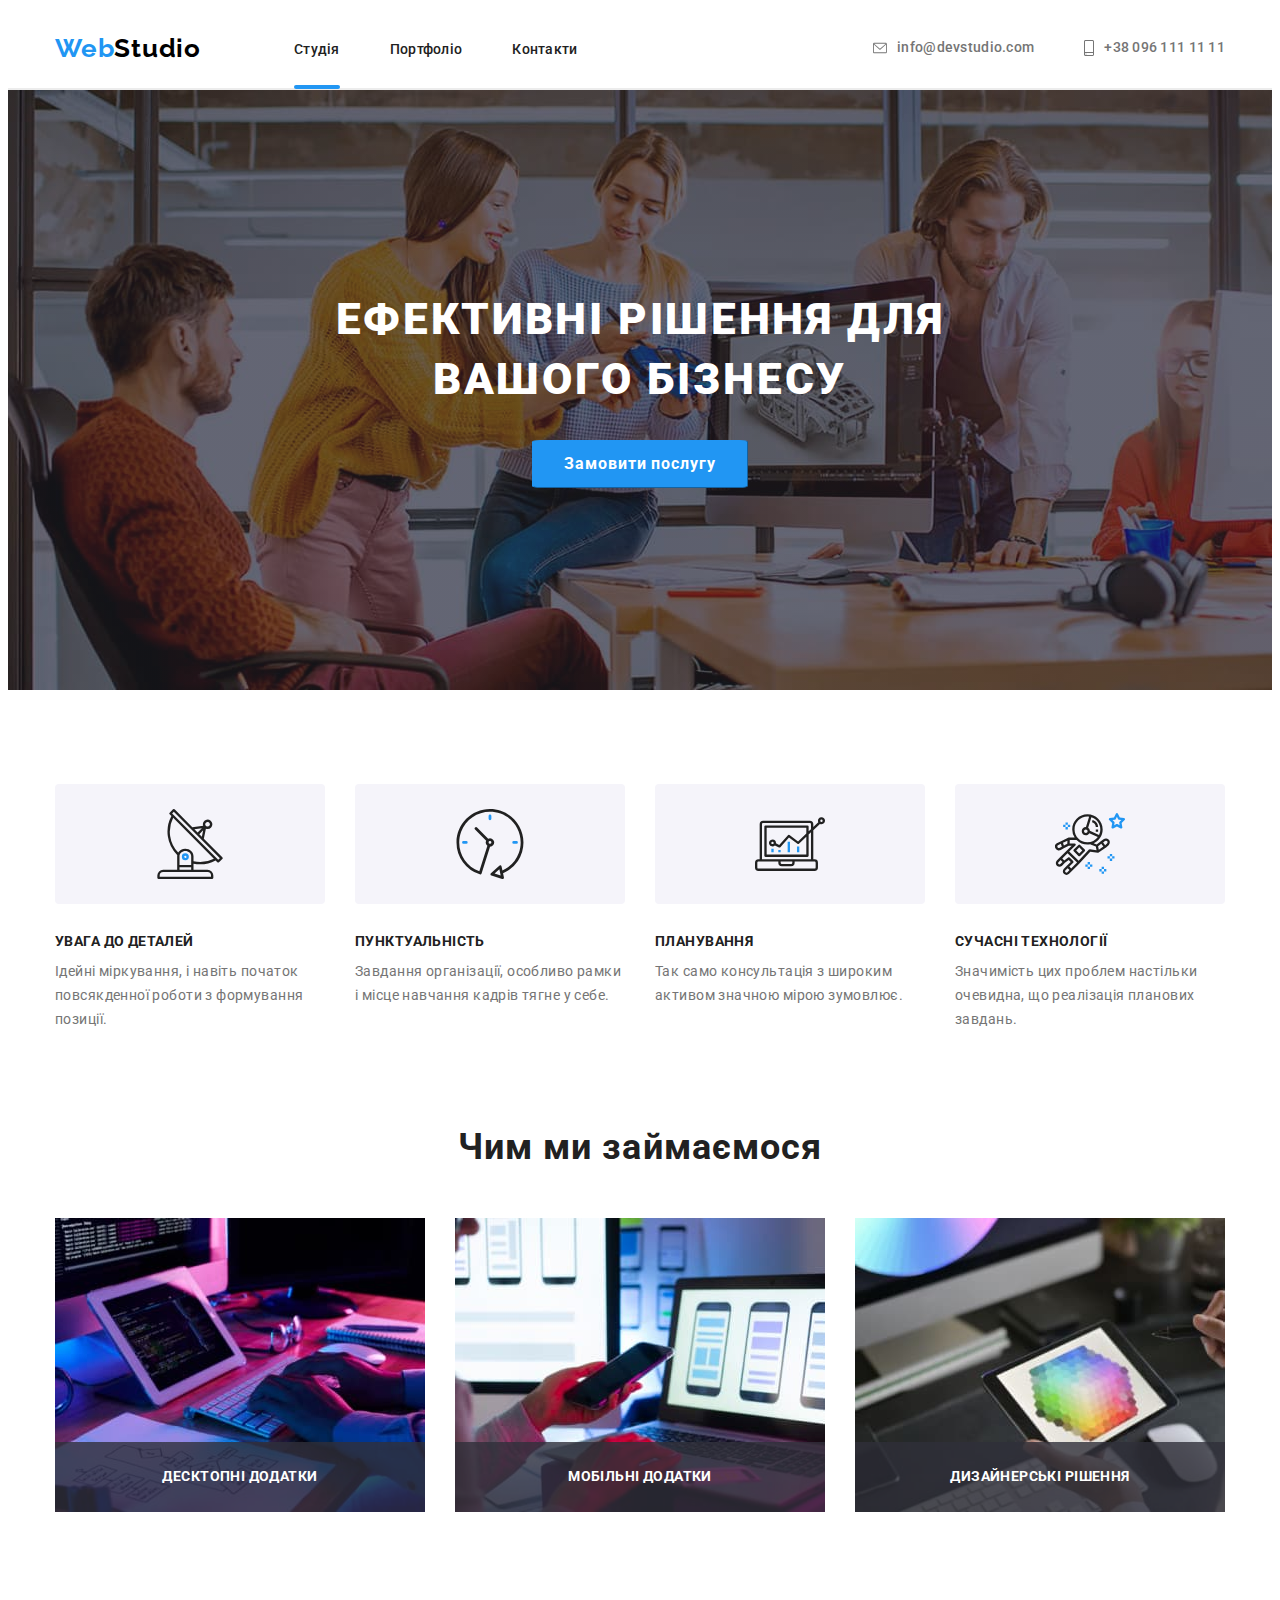
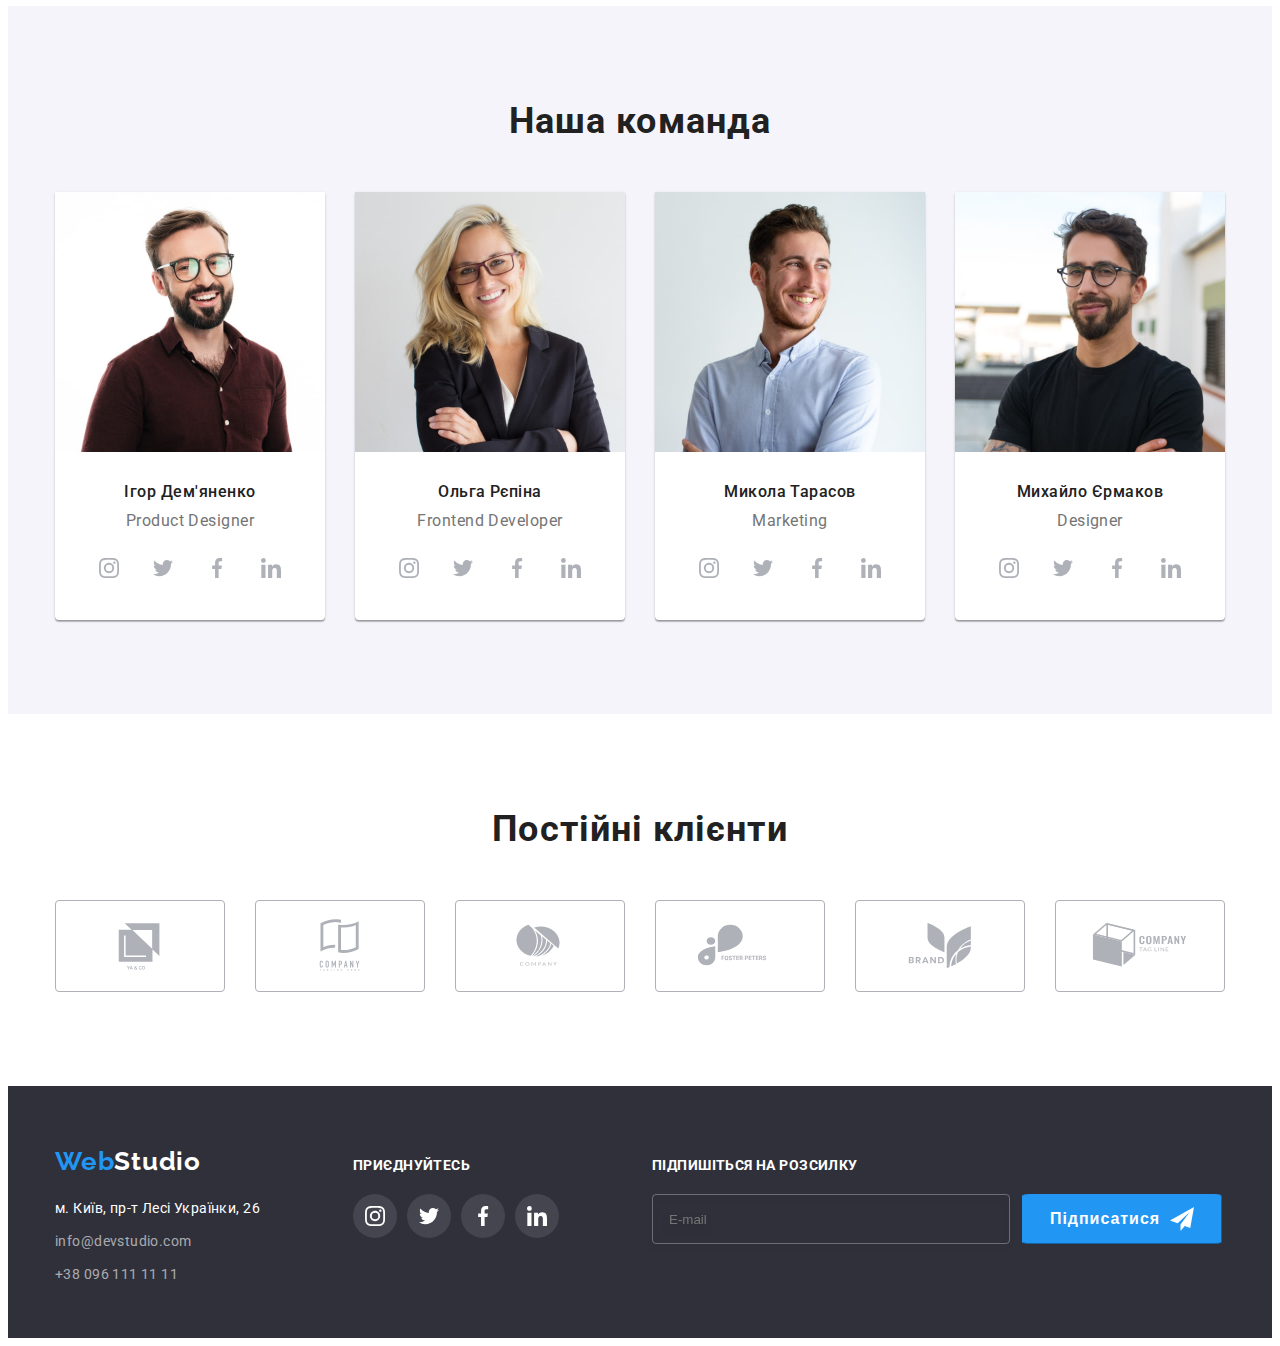
<file: index.html>
<!DOCTYPE html>
<html lang="uk">
<head>
	<meta charset="UTF-8">
	<meta http-equiv="X-UA-Compatible" content="IE=edge">
	<meta name="viewport" content="width=device-width, initial-scale=1.0">
	<link rel="preconnect" href="https://fonts.googleapis.com">
	<link rel="preconnect" href="https://fonts.gstatic.com" crossorigin>
	<link href="https://fonts.googleapis.com/css2?family=Raleway:wght@700&family=Roboto:wght@400;500;700;900&display=swap" rel="stylesheet">
	<link rel="stylesheet" href="https://cdnjs.cloudflare.com/ajax/libs/modern-normalize/1.1.0/modern-normalize.min.css" integrity="sha512-wpPYUAdjBVSE4KJnH1VR1HeZfpl1ub8YT/NKx4PuQ5NmX2tKuGu6U/JRp5y+Y8XG2tV+wKQpNHVUX03MfMFn9Q==" crossorigin="anonymous" referrerpolicy="no-referrer">
	<title>Студія</title>
	<!-- <link rel="stylesheet" href="./css/styles.css"> -->
	<link rel="stylesheet" href="./css/main.min.css">
	
</head>
<body>
	<header class="header">
		<div class="header__container container">
			<nav class="header__navigation">
				<a class="header__logo link" href="./index.html"> <span class="header__logo-span logo-span">Web</span>Studio</a>
				<ul class="header__list list">
					<li>
						<a class="header__link link header__current-page" href="./index.html">Студія</a>
					</li>
					<li>
						<a class="header__link link" href="./portfolio.html">Портфоліо</a>   
					</li>
					<li>
						<a class="header__link link" href="">Контакти</a>    
					</li>
				</ul>
			</nav>
			<ul class="header__contact-list list">
				<li class="header__contact-icons">
					<a class="header__link-email link" href="mailto:info@devstudio.com">info@devstudio.com
						<svg class="icon-envelope" width="14" height="12">
							<use href="./images/symbol-defs.svg#icon-envelope">
							</use>
						</svg>
					</a>
				</li>
				<li class="header__contact-icons">
					<a class="header__link-tel link" href="tel:+380961111111">+38 096 111 11 11
						<svg class="icon-smartphone" width="10" height="16">
							<use href="./images/symbol-defs.svg#icon-smartphone">
							</use>
						</svg>
					</a>
				</li>
			</ul>
		</div>
	</header>
	<main>
		<section class="hero">
			<div class="hero__container container">
				<h1 class="hero__title">Ефективні рішення для вашого бізнесу</h1>
				<button class="hero__btn" type="button" data-modal-open>Замовити послугу</button>
			</div>
		</section>
		<section class="about">
			<div class="about__container container">  
				<h2 class="hide">Про нас</h2>
				<ul class="about__list list">
					<li class="about__item">
						<div class="about__icon">
							<svg class="icon-antenna" width="70" height="70">
								<use href="./images/symbol-defs.svg#icon-antenna">
								</use>
							</svg>
						</div>
						<h3 class="about__title">УВАГА ДО ДЕТАЛЕЙ</h3>
						<p class="about__text">Ідейні міркування, і навіть початок повсякденної роботи з формування позиції.</p>
					</li>
					<li class="about__item">
						<div class="about__icon">
							<svg class="icon-clock" width="70" height="70">
								<use href="./images/symbol-defs.svg#icon-clock">
								</use>
							</svg>
						</div>
						<h3 class="about__title">ПУНКТУАЛЬНІСТЬ</h3>
						<p class="about__text">Завдання організації, особливо рамки і місце навчання кадрів тягне у себе.</p>
					</li>
					<li class="about__item">
						<div class="about__icon">
							<svg class="icon-diagram" width="70" height="70">
								<use href="./images/symbol-defs.svg#icon-diagram">
								</use>
							</svg>
						</div>
						<h3 class="about__title">ПЛАНУВАННЯ</h3>
						<p class="about__text">Так само консультація з широким активом значною мірою зумовлює.</p>
					</li>
					<li class="about__item">
						<div class="about__icon">
							<svg class="icon-astronaut" width="70" height="70">
								<use href="./images/symbol-defs.svg#icon-astronaut">
								</use>
							</svg>
						</div>
						<h3 class="about__title">СУЧАСНІ ТЕХНОЛОГІЇ</h3>
						<p class="about__text">Значимість цих проблем настільки очевидна, що реалізація планових завдань.</p>
					</li>
				</ul>
			</div>
		</section>
		<section class="activity">
			<div class="activity__container container">  
				<h2 class="activity__title">Чим ми займаємося</h2>
				<ul class="activity__list list">
					<li class="activity__item">
						<a class="activity__link link" href=""> <img src="./images/box1.jpg" alt="Приклад 1" width="370" height="294"></a>
						<p class="activity__text">Десктопні додатки</p>
					</li>
					<li class="activity__item">
						<a class="activity__link link" href=""> <img src="./images/box2.jpg" alt="Приклад 2" width="370" height="294"></a>
						<p class="activity__text">Мобільні додатки</p>
					</li>
					<li class="activity__item">
						<a class="activity__link link" href=""> <img src="./images/box3.jpg" alt="Приклад 3" width="370" height="294"></a>
						<p class="activity__text">Дизайнерські рішення</p>
					</li>
				</ul>
			</div>
		</section>
		<section class="team">
			<div class="team__container container">
				<h2 class="team__title">Наша команда</h2>
				<ul class="team__list list">
					<li class="team__addlist">
						<div class="team__item">
							<img class="team__photo" src="./images/img1.jpg" alt="Ігор Дем'яненко" width="270" height="260">
							<h3 class="team__names">Ігор Дем'яненко</h3> 
							<p class="team__position" lang="en">Product Designer</p>
							<ul class="team__soc-list">
								<li class="team__soc-item">
									<a class="team__soc-link" href="">
									<svg class="icon-insta" width="20" height="20">
										<use href="./images/symbol-defs.svg#icon-insta">
										</use>
									</svg>
									</a>
								</li>
								<li class="team__soc-item">
									<a class="team__soc-link" href="">
									<svg class="icon-twitter" width="20" height="20">
										<use href="./images/symbol-defs.svg#icon-twitter">
										</use>
									</svg>
									</a>
								</li>
								<li class="team__soc-item">
									<a class="team__soc-link" href="">
									<svg class="icon-facebook" width="20" height="20">
										<use href="./images/symbol-defs.svg#icon-facebook">
										</use>
									</svg>
									</a>
								</li>
								<li class="team__soc-item">
									<a class="team__soc-link" href="">
									<svg class="icon-linkedin" width="20" height="20">
										<use href="./images/symbol-defs.svg#icon-linkedin">
										</use>
									</svg>
									</a>
								</li>
							</ul>
						</div>
					</li>
					<li class="team__addlist">
						<div class="team__item">
							<img class="team__photo" src="./images/img2.jpg" alt="Ольга Рєпіна" width="270" height="260">
							<h3 class="team__names">Ольга Рєпіна</h3>
							<p class="team__position" lang="en">Frontend Developer</p>
							<ul class="team__soc-list">
								<li class="team__soc-item">
									<a class="team__soc-link" href="">
									<svg class="icon-insta" width="20" height="20">
										<use href="./images/symbol-defs.svg#icon-insta">
										</use>
									</svg>
									</a>
								</li>
								<li class="team__soc-item">
									<a class="team__soc-link" href="">
									<svg class="icon-twitter" width="20" height="20">
										<use href="./images/symbol-defs.svg#icon-twitter">
										</use>
									</svg>
									</a>
								</li>
								<li class="team__soc-item">
									<a class="team__soc-link" href="">
									<svg class="icon-facebook" width="20" height="20">
										<use href="./images/symbol-defs.svg#icon-facebook">
										</use>
									</svg>
									</a>
								</li>
								<li class="team__soc-item">
									<a class="team__soc-link" href="">
									<svg class="icon-linkedin" width="20" height="20">
										<use href="./images/symbol-defs.svg#icon-linkedin">
										</use>
									</svg>
									</a>
								</li>
							</ul>
						</div>
					</li>
					<li class="team__addlist">
						<div class="team__item">
							<img class="team__photo" src="./images/img3.jpg" alt="Микола Тарасов" width="270" height="260">
							<h3 class="team__names">Микола Тарасов</h3>
							<p class="team__position" lang="en">Marketing</p>
							<ul class="team__soc-list">
								<li class="team__soc-item">
									<a class="team__soc-link" href="">
									<svg class="icon-insta" width="20" height="20">
										<use href="./images/symbol-defs.svg#icon-insta">
										</use>
									</svg>
									</a>
								</li>
								<li class="team__soc-item">
									<a class="team__soc-link" href="">
									<svg class="icon-twitter" width="20" height="20">
										<use href="./images/symbol-defs.svg#icon-twitter">
										</use>
									</svg>
									</a>
								</li>
								<li class="team__soc-item">
									<a class="team__soc-link" href="">
									<svg class="icon-facebook" width="20" height="20">
										<use href="./images/symbol-defs.svg#icon-facebook">
										</use>
									</svg>
									</a>
								</li>
								<li class="team__soc-item">
									<a class="team__soc-link" href="">
									<svg class="icon-linkedin" width="20" height="20">
										<use href="./images/symbol-defs.svg#icon-linkedin">
										</use>
									</svg>
									</a>
								</li>
							</ul>
						</div>
					</li>
					<li class="team__addlist">
						<div class="team__item">
							<img class="team__photo" src="./images/img4.jpg" alt="Михайло Єрмаков" width="270">
							<h3 class="team__names">Михайло Єрмаков</h3>
							<p class="team__position" lang="en">Designer</p>
							<ul class="team__soc-list">
								<li class="team__soc-item">
									<a class="team__soc-link" href="">
									<svg class="icon-insta" width="20" height="20">
										<use href="./images/symbol-defs.svg#icon-insta">
										</use>
									</svg>
									</a>
								</li>
								<li class="team__soc-item">
									<a class="team__soc-link" href="">
									<svg class="icon-twitter" width="20" height="20">
										<use href="./images/symbol-defs.svg#icon-twitter">
										</use>
									</svg>
									</a>
								</li>
								<li class="team__soc-item">
									<a class="team__soc-link" href="">
									<svg class="icon-facebook" width="20" height="20">
										<use href="./images/symbol-defs.svg#icon-facebook">
										</use>
									</svg>
									</a>
								</li>
								<li class="team__soc-item">
									<a class="team__soc-link" href="">
									<svg class="icon-linkedin" width="20" height="20">
										<use href="./images/symbol-defs.svg#icon-linkedin">
										</use>
									</svg>
									</a>
								</li>
							</ul>
						</div>
					</li>
				</ul>
			</div>
		</section>
		<section class="clients">
			<div class="clients__container container">
				<h2 class="clients__about">Постійні клієнти</h2>
				<ul class="clients__names list">
					<li class="clients__item">
						<a class="clients__link link" href="">
							<svg class="icon-group1" width="106" height="60">
								<use href="./images/symbol-defs.svg#icon-group1">
								</use>
							</svg>                            
						</a>
					</li>
					<li class="clients__item">
						<a class="clients__link link" href="">
							<svg class="icon-group2" width="106" height="60">
								<use href="./images/symbol-defs.svg#icon-group2">
								</use>
							</svg> 
						</a>
					</li>
					<li class="clients__item">
						<a class="clients__link link" href="">
							<svg class="icon-group3" width="106" height="60">
								<use href="./images/symbol-defs.svg#icon-group3">
								</use>
							</svg> 
						</a>
					</li>
					<li class="clients__item">
						<a class="clients__link link" href="">
							<svg class="icon-group4" width="106" height="60">
								<use href="./images/symbol-defs.svg#icon-group4">
								</use>
							</svg> 
						</a>
					</li>
					<li class="clients__item">
						<a class="clients__link link" href="">
							<svg class="icon-group5" width="106" height="60">
								<use href="./images/symbol-defs.svg#icon-group5">
								</use>
							</svg> 
						</a>
					</li>
					<li class="clients__item">
						<a class="clients__link link" href="">
							<svg class="icon-group6" width="106" height="60">
								<use href="./images/symbol-defs.svg#icon-group6">
								</use>
							</svg> 
						</a>
					</li>
				</ul>                
			</div>
		</section>
	</main>
	<footer class="footer">
		<div class="footer__container container">
			<div class="footer__contact">
				<a class="footer__logo link" href="/"><span class="footer__logo-span">Web</span>Studio</a>
				<address>
					<ul class="footer__contact-list">
						<li class="footer__item"><a class="footer__address-link link" href="https://goo.gl/maps/ib1wASLYvNoybxje7" target="_blank" rel="noreferrer noopener">м. Київ, пр-т Лесі Українки, 26</a></li> 
						<li class="footer__item"><a class="footer__contact-link link" href="mailto:info@devstudio.com">info@devstudio.com</a></li>
						<li class="footer__item"><a class="footer__contact-link link" href="tel:+380961111111">+38 096 111 11 11</a></li> 
					</ul>
				</address>
			</div>
			<div class="join">
				<p class="join__title">приєднуйтесь</p>
				<ul class="join__list list">
					<li class="join__item">
						<a class="join__link link" href="">
							<svg class="icon-insta-footer" width="20" height="20">
								<use href="./images/symbol-defs.svg#icon-insta">
								</use>
							</svg> 
						</a>
					</li>
					<li class="join__item">
						<a class="join__link link" href="">
							<svg class="icon-twitter-footer" width="20" height="20">
								<use href="./images/symbol-defs.svg#icon-twitter">
								</use>
							</svg>
						</a>
					</li>
					<li class="join__item">
						<a class="join__link link" href="">
							<svg class="icon-facebook-footer" width="20" height="20">
								<use href="./images/symbol-defs.svg#icon-facebook">
								</use>
							</svg>                            
						</a>
					</li>
					<li class="join__item">
						<a class="join__link link" href="">
							<svg class="icon-linkedin-footer" width="20" height="20">
								<use href="./images/symbol-defs.svg#icon-linkedin">
								</use>
							</svg>                            
						</a>
					</li>
				</ul>
			</div>
			<div class="subscription">
				<p class="subscription__title">Підпишіться на розсилку</p>
				<form class="subscription__form" name="subscription-form" autocomplete="on">
					<label for="subscription-email">
						<input class="subscription__input" type="email" name="email" placeholder="E-mail" id="subscription-email"/>
					</label>
					<button class="subscription__btn" type="submit">Підписатися
						<svg class="icon-send" width="24" height="24">
							<use href="./images/symbol-defs.svg#icon-send">
							</use>
						</svg> 
					</button>
				</form>
			</div>
		</div>
	</footer>
	<div class="backdrop is-hidden" data-modal>
		<div class="modal">
			<button type="button" class="modal-close" data-modal-close>
				<svg class="icon-modal" width="18" height="18">
					<use href="./images/symbol-defs.svg#icon-close-black">
					</use>
				</svg>
			</button>
			<p class="callback-title">Залиште свої дані, ми вам передзвонимо</p>
			<form class="callback" name="callback" autocomplete="on">
				<label for="username" class="form-label">
					<span class="input-span">Ім'я</span>
					<input class="input-field" type="text" name="username" id="username"/>
					<svg class="icon-user modal-icon" width="18" height="18">
						<use href="./images/symbol-defs.svg#icon-user">
						</use>
					</svg>
				</label>
				<label for="tel" class="form-label"> 
					<span class="input-span">Телефон</span>
					<input class="input-field" type="tel" name="tel" id="tel"/>
					<svg class="icon-phone modal-icon" width="18" height="18">
						<use href="./images/symbol-defs.svg#icon-phone">
						</use>
					</svg>
				</label>
				<label for="email" class="form-label"> 
					<span class="input-span">Пошта</span>
					<input class="input-field" type="email" name="email" id="email"/>
					<svg class="icon-letter modal-icon" width="18" height="18">
						<use href="./images/symbol-defs.svg#icon-letter">
						</use>
					</svg>
				</label>
				<label for="feedback" class="form-label">
					<span class="textarea-span">Коментар</span>
					<textarea class="textarea-field" name="feedback" placeholder="Введіть текст" id="feedback"></textarea>
				</label>
			</form>
			<div class="modal-field">
				<input type="checkbox" name="policy" class="modal-check hide" id="policy"/>
				<label for="policy" class="check-text">
					<span>
						<svg class="check-icon" width="16" height="15">
							<use href="./images/symbol-defs.svg#icon-check"></use>
						</svg>
					</span>
					Погоджуюся з розсилкою та приймаю<a class="agreement link" href="">Умови договору</a>
				</label>
			</div>
			<button class="callback-btn" type="submit">Відправити
			</button>

		</div>
	</div>
	<script src="./js/modal.js"></script>
</body>
</html>
</file>
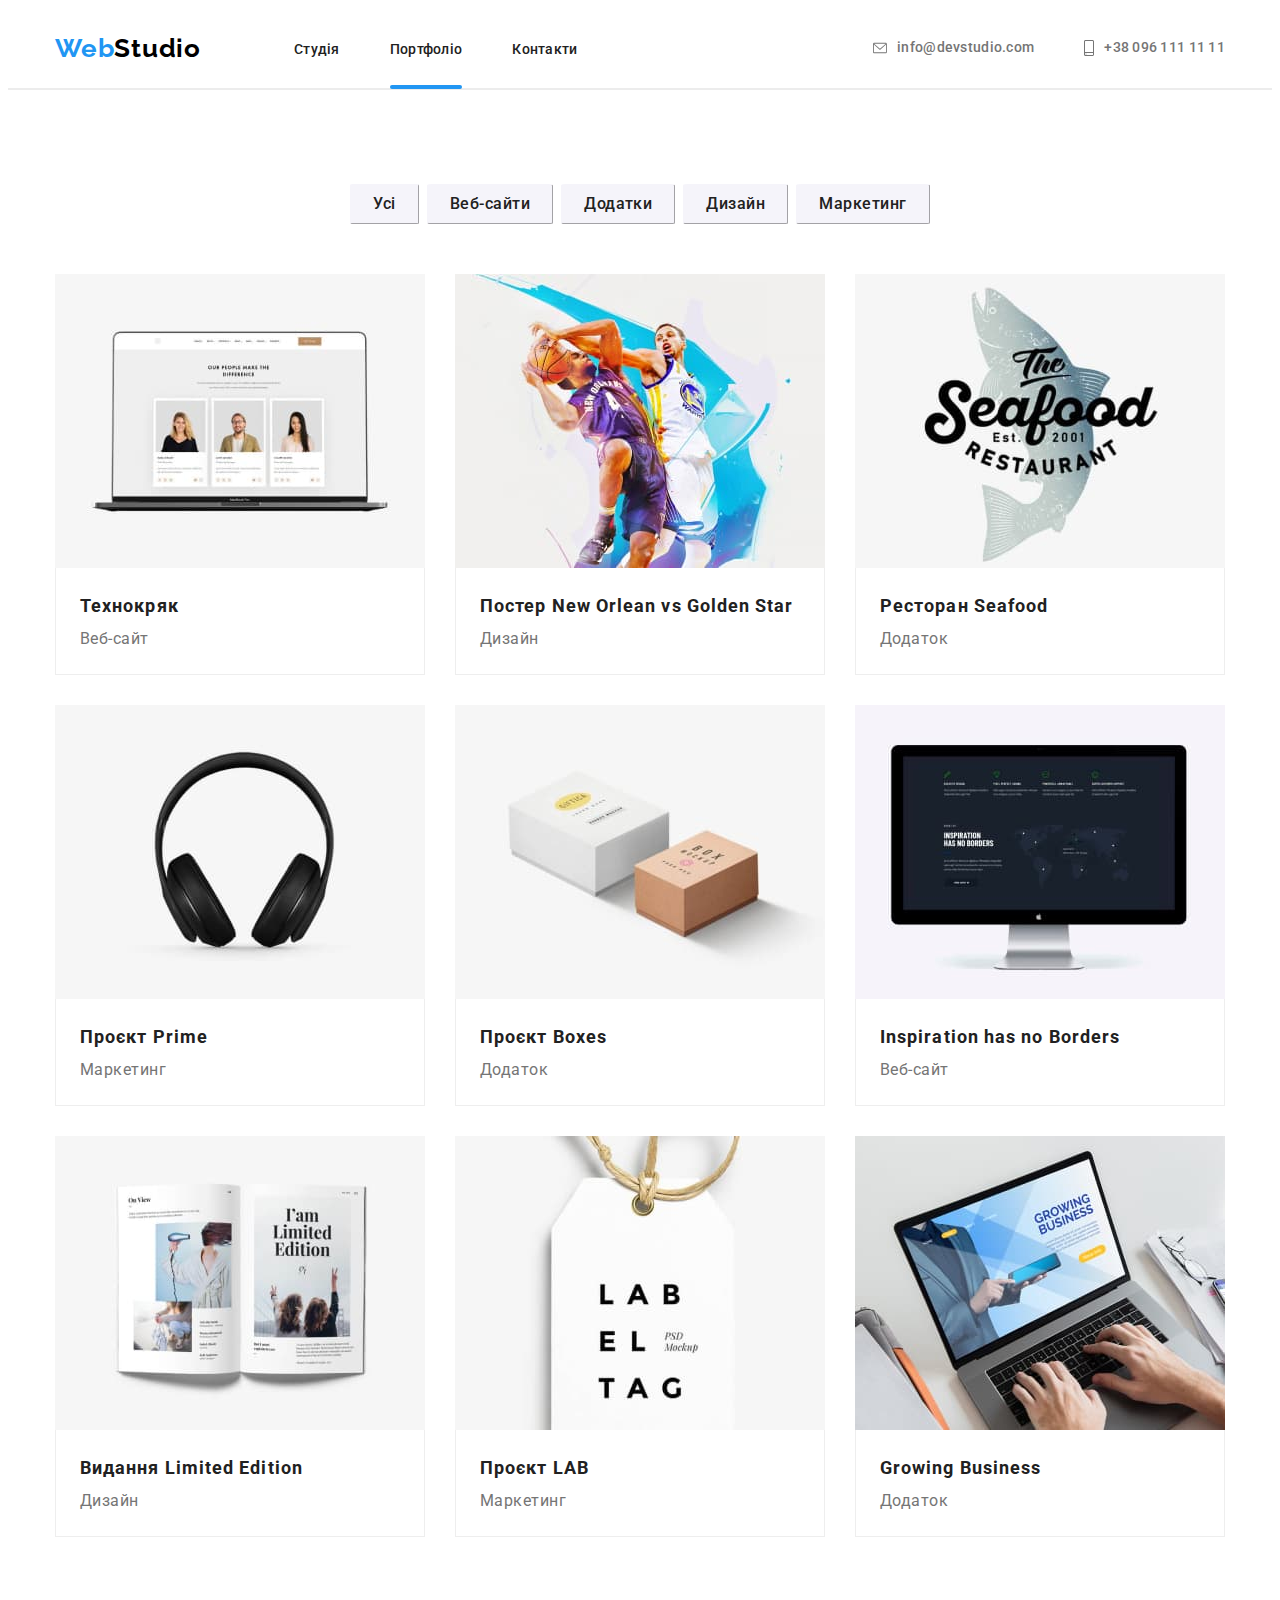
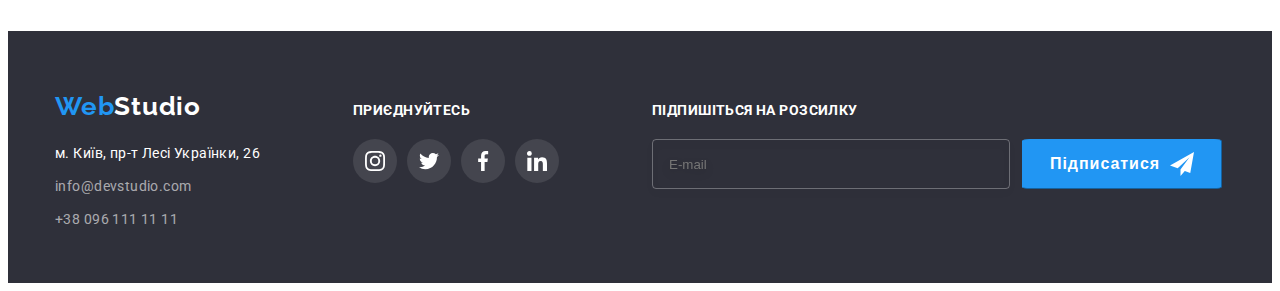
<file: portfolio.html>
<!DOCTYPE html>
<html lang="uk">
<head>
    <meta charset="UTF-8">
    <meta http-equiv="X-UA-Compatible" content="IE=edge">
    <meta name="viewport" content="width=device-width, initial-scale=1.0">
    <link rel="preconnect" href="https://fonts.googleapis.com">
    <link rel="preconnect" href="https://fonts.gstatic.com" crossorigin>
    <link href="https://fonts.googleapis.com/css2?family=Raleway:wght@700&family=Roboto:wght@400;500;700;900&display=swap" rel="stylesheet">
    <link rel="stylesheet" href="https://cdnjs.cloudflare.com/ajax/libs/modern-normalize/1.1.0/modern-normalize.min.css" integrity="sha512-wpPYUAdjBVSE4KJnH1VR1HeZfpl1ub8YT/NKx4PuQ5NmX2tKuGu6U/JRp5y+Y8XG2tV+wKQpNHVUX03MfMFn9Q==" crossorigin="anonymous" referrerpolicy="no-referrer">
    <title>Портфоліо</title>
    <!-- <link rel="stylesheet" href="./css/styles.css"> -->
	<link rel="stylesheet" href="./css/main.min.css">    
    

</head>
<body>
	<header class="header">
		<div class="header__container container">
			<nav class="header__navigation">
				<a class="header__logo link" href="./index.html"> <span class="header__logo-span logo-span">Web</span>Studio</a>
				<ul class="header__list list">
					<li>
						<a class="header__link link" href="./index.html">Студія</a>
					</li>
					<li>
						<a class="header__link link header__current-page" href="./portfolio.html">Портфоліо</a>   
					</li>
					<li>
						<a class="header__link link" href="">Контакти</a>    
					</li>
				</ul>
			</nav>
			<ul class="header__contact-list list">
				<li class="header__contact-icons">
					<a class="header__link-email link" href="mailto:info@devstudio.com">info@devstudio.com
						<svg class="icon-envelope" width="14" height="12">
							<use href="./images/symbol-defs.svg#icon-envelope">
							</use>
						</svg>
					</a>
				</li>
				<li class="header__contact-icons">
					<a class="header__link-tel link" href="tel:+380961111111">+38 096 111 11 11
						<svg class="icon-smartphone" width="10" height="16">
							<use href="./images/symbol-defs.svg#icon-smartphone">
							</use>
						</svg>
					</a>
				</li>
			</ul>
		</div>
	</header>
    <main>
        <section class="portfolio">
            <div class="portfolio__container container">
                <h1 class="hide">Наше портфоліо</h1>
                    <div class=portfolio__selection>
                        <ul  class="portfolio__list list">
                            <li>
                                <button class="portfolio__btn" type="button">Усі</button>
                            </li>
                            <li>
                                <button class="portfolio__btn" type="button">Веб-сайти</button>
                            </li>
                            <li>
                                <button class="portfolio__btn" type="button">Додатки</button>
                            </li>
                            <li>
                                <button class="portfolio__btn" type="button">Дизайн</button>
                            </li>
                            <li>
                                <button class="portfolio__btn" type="button">Маркетинг</button>
                            </li>
                        </ul>
                    </div>
                <ul class="portfolio__images list">
                    <li class="portfolio__addlist">
                        <div class="portfolio__overlay">
                            <a class="portfolio__link" href=""><img src="./images/portfolio1.jpg" alt="Технокряк" width="370" height="294"></a>
                            <p class="portfolio__addtext">Ресурс пропонує комплексні пропозиції з різним рівнем функціоналу та сервісів. Все це дозволить відвідувачу отримати вичерпні відомості про компанію чи приватну особу.</p>
                        </div>
                        <div class="portfolio__border">
                            <h2 class="portfolio__title">Технокряк</h2> 
                            <p class="portfolio__text">Веб-сайт</p>
                        </div>
                    </li>
                    <li class="portfolio__addlist">
                        <div class="portfolio__overlay">
                            <a class="portfolio__link" href=""><img src="./images/portfolio2.jpg" alt="Постер New Orlean vs Golden Star" width="370" height="294"></a>
                            <p class="portfolio__addtext">Ресурс пропонує комплексні пропозиції з різним рівнем функціоналу та сервісів. Все це дозволить відвідувачу отримати вичерпні відомості про компанію чи приватну особу.</p>
                        </div>
                        <div class="portfolio__border">
                            <h2 class="portfolio__title">Постер New Orlean vs Golden Star</h2> 
                            <p class="portfolio__text">Дизайн</p>
                        </div>
                    </li>
                    <li class="portfolio__addlist">
                        <div class="portfolio__overlay">
                            <a class="portfolio__link" href=""><img src="./images/portfolio3.jpg" alt="Ресторан Seafood" width="370" height="294"></a>
                            <p class="portfolio__addtext">Ресурс пропонує комплексні пропозиції з різним рівнем функціоналу та сервісів. Все це дозволить відвідувачу отримати вичерпні відомості про компанію чи приватну особу.</p>
                        </div>
                            <div class="portfolio__border">
                            <h2 class="portfolio__title">Ресторан Seafood</h2> 
                            <p class="portfolio__text">Додаток</p>
                        </div>
                    </li>
                    <li class="portfolio__addlist">
                        <div class="portfolio__overlay">
                            <a class="portfolio__link" href=""><img src="./images/portfolio4.jpg" alt="Проєкт Prime" width="370" height="294"></a>
                            <p class="portfolio__addtext">Ресурс пропонує комплексні пропозиції з різним рівнем функціоналу та сервісів. Все це дозволить відвідувачу отримати вичерпні відомості про компанію чи приватну особу.</p>
                        </div>
                            <div class="portfolio__border">
                            <h2 class="portfolio__title">Проєкт Prime</h2> 
                            <p class="portfolio__text">Маркетинг</p>
                        </div>
                    </li>
                    <li class="portfolio__addlist">
                        <div class="portfolio__overlay">
                            <a class="portfolio__link" href=""><img src="./images/portfolio5.jpg" alt="Проєкт Boxes" width="370" height="294"></a>
                            <p class="portfolio__addtext">Ресурс пропонує комплексні пропозиції з різним рівнем функціоналу та сервісів. Все це дозволить відвідувачу отримати вичерпні відомості про компанію чи приватну особу.</p>
                        </div>
                            <div class="portfolio__border">
                            <h2 class="portfolio__title">Проєкт Boxes</h2> 
                            <p class="portfolio__text">Додаток</p>
                        </div>
                    </li>
                    <li class="portfolio__addlist">
                        <div class="portfolio__overlay">
                            <a class="portfolio__link" href=""><img src="./images/portfolio6.jpg" alt="Inspiration has no Borders" width="370" height="294"></a>
                            <p class="portfolio__addtext">Ресурс пропонує комплексні пропозиції з різним рівнем функціоналу та сервісів. Все це дозволить відвідувачу отримати вичерпні відомості про компанію чи приватну особу.</p>
                        </div>
                            <div class="portfolio__border">
                            <h2 class="portfolio__title">Inspiration has no Borders</h2> 
                            <p class="portfolio__text">Веб-сайт</p>
                        </div>
                    </li>
                    <li class="portfolio__addlist">
                        <div class="portfolio__overlay">
                            <a class="portfolio__link" href=""><img src="./images/portfolio7.jpg" alt="Видання Limited Edition" width="370" height="294"></a>
                            <p class="portfolio__addtext">Ресурс пропонує комплексні пропозиції з різним рівнем функціоналу та сервісів. Все це дозволить відвідувачу отримати вичерпні відомості про компанію чи приватну особу.</p>
                        </div>
                            <div class="portfolio__border">
                            <h2 class="portfolio__title">Видання Limited Edition</h2> 
                            <p class="portfolio__text">Дизайн</p>
                        </div>
                    </li>
                    <li class="portfolio__addlist">
                        <div class="portfolio__overlay">
                            <a class="portfolio__link" href=""><img src="./images/portfolio8.jpg" alt="Проєкт LAB" width="370" height="294"></a>
                            <p class="portfolio__addtext">Ресурс пропонує комплексні пропозиції з різним рівнем функціоналу та сервісів. Все це дозволить відвідувачу отримати вичерпні відомості про компанію чи приватну особу.</p>
                        </div>
                            <div class="portfolio__border">
                            <h2 class="portfolio__title">Проєкт LAB</h2> 
                            <p class="portfolio__text">Маркетинг</p>
                        </div>
                    </li>
                    <li class="portfolio__addlist">
                        <div class="portfolio__overlay">
                            <a class="portfolio__link" href=""><img src="./images/portfolio9.jpg" alt="Growing Business" width="370" height="294"></a>
                            <p class="portfolio__addtext">Ресурс пропонує комплексні пропозиції з різним рівнем функціоналу та сервісів. Все це дозволить відвідувачу отримати вичерпні відомості про компанію чи приватну особу.</p>
                        </div>
                            <div class="portfolio__border">
                            <h2 class="portfolio__title">Growing Business</h2> 
                            <p class="portfolio__text">Додаток</p>
                        </div>
                    </li>
                </ul>
            </div>
        </section>
    </main>
    <footer class="footer">
		<div class="footer__container container">
			<div class="footer__contact">
				<a class="footer__logo link" href="/"><span class="footer__logo-span">Web</span>Studio</a>
				<address>
					<ul class="footer__contact-list">
						<li class="footer__item"><a class="footer__address-link link" href="https://goo.gl/maps/ib1wASLYvNoybxje7" target="_blank" rel="noreferrer noopener">м. Київ, пр-т Лесі Українки, 26</a></li> 
						<li class="footer__item"><a class="footer__contact-link link" href="mailto:info@devstudio.com">info@devstudio.com</a></li>
						<li class="footer__item"><a class="footer__contact-link link" href="tel:+380961111111">+38 096 111 11 11</a></li> 
					</ul>
				</address>
			</div>
			<div class="join">
				<p class="join__title">приєднуйтесь</p>
				<ul class="join__list list">
					<li class="join__item">
						<a class="join__link link" href="">
							<svg class="icon-insta-footer" width="20" height="20">
								<use href="./images/symbol-defs.svg#icon-insta">
								</use>
							</svg> 
						</a>
					</li>
					<li class="join__item">
						<a class="join__link link" href="">
							<svg class="icon-twitter-footer" width="20" height="20">
								<use href="./images/symbol-defs.svg#icon-twitter">
								</use>
							</svg>
						</a>
					</li>
					<li class="join__item">
						<a class="join__link link" href="">
							<svg class="icon-facebook-footer" width="20" height="20">
								<use href="./images/symbol-defs.svg#icon-facebook">
								</use>
							</svg>                            
						</a>
					</li>
					<li class="join__item">
						<a class="join__link link" href="">
							<svg class="icon-linkedin-footer" width="20" height="20">
								<use href="./images/symbol-defs.svg#icon-linkedin">
								</use>
							</svg>                            
						</a>
					</li>
				</ul>
			</div>
			<div class="subscription">
				<p class="subscription__title">Підпишіться на розсилку</p>
				<form class="subscription__form" name="subscription-form" autocomplete="on">
					<label for="subscription-email">
						<input class="subscription__input" type="email" name="email" placeholder="E-mail" id="subscription-email"/>
					</label>
					<button class="subscription__btn" type="submit">Підписатися
						<svg class="icon-send" width="24" height="24">
							<use href="./images/symbol-defs.svg#icon-send">
							</use>
						</svg> 
					</button>
				</form>
			</div>
		</div>
	</footer>
</body>
</html>
</file>
<file: css/styles.css>
/* :root {
	--title-color: #212121;
	--text-color: #757575;
	--link-color: #2196f3;
	--additional-color: #ffffff;
} */

/* *,
*::before,
*::after {
	box-sizing: border-box;
}

h1, h2, h3, h4, h5, h6, p {
	margin: 0;
}

ul {
	list-style: none;
	margin: 0;
	padding: 0;
} 

address {
	font-style: normal;
}

img {
	display: flex;
}

button {
	cursor: pointer;
	transition-property: background-color, color, box-shadow, transform;
	transition-duration: 250ms;
	transition-timing-function: cubic-bezier(0.4, 0, 0.2, 1);
}

body {
	font-family: "Roboto", "Raleway", sans-serif;
	color: var(--title-color);
}

.container {
	width: 1200px;
	padding-left: 15px;
	padding-right: 15px;
	margin: 0px auto;
}

.link {
	text-decoration: none;
	transition-property: color, transform;
	transition-duration: 250ms;
	transition-timing-function: cubic-bezier(0.4, 0, 0.2, 1);
}

.link:hover,
.link:focus {
	color: var(--link-color);
}

.list {
	list-style: none;
} */

/*-------------------- HEADER ------------------------) */

/* .navigation {
	display: flex;
}

.header-container {
	display: flex;
	align-items: center;
}

.header {
	margin: 0px auto;
	display: flex;
	border-bottom: 2px solid #ECECEC;
}

.header-logo,
.footer-logo {
	font-family: "Raleway";
	font-weight: 700;
	font-size: 26px;
	line-height: 1.19;
	letter-spacing: 0.03em;
	color: #000000;

	transition-property: color, transform;
	transition-duration: 250ms;
	transition-timing-function: cubic-bezier(0.4, 0, 0.2, 1);
}

.header-logo:hover,
.header-logo:focus,
.footer-logo:hover,
.footer-logo:focus {
	color: var(--link-color);
}

.header-logo-span,
.footer-logo-span {
	color: var(--link-color);
}

.link-studio::after {
	content: "";
	position: absolute;
	display: block;
	width: 100%;
	height: 4px;
	background-color: var(--link-color);
	border-radius: 2px;
	bottom: 0;
	left: 0;
}

.header-nav {
	display: flex;
	gap: 50px;
	margin-left: 93px;
	align-items: center;
}

.contact-list {
	display: flex;
	gap: 50px;
	margin-left: auto;
}

.header-nav-link {
	font-weight: 500;
	font-size: 14px;
	line-height: 1.14;
	letter-spacing: 0.02em;
	color: var(--title-color);
	padding: 32px 0px;
	position: relative;
}

.icon-envelope-hover, 
.icon-smartphone {
	fill: currentColor;
	margin-right: 10px;
	}

.link-email:hover .icon-envelope-hover {
	fill: var(--link-color);
}

.link-email, .link-tel {

	font-weight: 500;
	font-size: 14px;
	line-height: 1.14;
	letter-spacing: 0.02em;
	color: var(--text-color);

	padding: 32px 0px;

	display: inline-flex;
	align-items: center;
	flex-direction: row-reverse;
} */

/*-------------------------MAIN------------------------------*/

/* .about-uptitle,  .portfolio-uptitle, .hide {
	border: 0;
	clip: rect(1px, 1px, 1px, 1px);
	-webkit-clip-path: inset(50%);
	clip-path: inset(50%);
	height: 1px;
	margin: -1px;
	overflow: hidden;
	padding: 0;
	position: absolute;
	width: 1px;
	word-wrap: normal !important;
	} */

/*------------------------HERO Page 1------------------------*/

/* .hero {
	background-color: #C4C4C4;
	background-image: linear-gradient(rgba(47, 48, 58, 0.4), rgba(47, 48, 58, 0.4)), url(../images/back.jpg);
	height: 600px;
	max-width: 1600px;
	margin: 0 auto;
	padding-top: 200px;
	padding-bottom: 200px;
}

.hero-title {
	max-width: 696px;
	margin: 0 auto;
	margin-bottom: 30px;

	font-weight: 900;
	font-size: 44px;
	line-height: 1.36;
	text-align: center;
	letter-spacing: 0.06em;
	text-transform: uppercase;
	color: var(--additional-color);
}

.hero-btn {
	display: flex;
	align-items: center;
	text-align: center;
	justify-content: center;

	width: 216px;
	margin: 0 auto;
	padding-top: 8px;
	padding-right: 30px;
	padding-bottom: 8px;
	padding-left: 30px;

	color: var(--additional-color);
	background-color: var(--link-color);
	border-width: 1px;
	border-radius: 4%;
	border-color: var(--link-color);

	font-family: "Roboto";
	font-weight: 700;
	font-size: 16px;
	line-height: 1.88;
	letter-spacing: 0.06em;
}

/* изменение цвета кнопки при ховере и фокусе нужно уточнить*/
.hero-btn:hover,
.hero-btn:focus {
	color: var(--link-color);
	background-color: var(--additional-color);
	border-color: var(--link-color);
	border-radius: 0%;
} */

/* .backdrop {
	width: 100%;
	height: 100%;
	background-color: rgba(0, 0, 0, 0.2);;
	position: fixed;
	top: 0;
	transition: opacity 250ms cubic-bezier(0.4, 0, 0.2, 1), visibility 250ms cubic-bezier(0.4, 0, 0.2, 1);
}

.modal {
	position: absolute;
	width: 528px;
	min-height: 581px;
	background: #FFFFFF;
	box-shadow: 0px 1px 3px rgba(0, 0, 0, 0.12), 0px 1px 1px rgba(0, 0, 0, 0.14), 0px 2px 1px rgba(0, 0, 0, 0.2);
	border-radius: 4px;
	transform: translate(-50%, -50%);
	transition: 500ms linear;
	top: 50%;
	left: 50%;
	padding: 40px 39px 40px 41px;
}

.modal-close {
	position: absolute;
	right: 8px;
	top: 10px;
	width: 30px;
	height: 30px;
	background: #FFFFFF;
	border: 1px solid rgba(0, 0, 0, 0.1);
	border-radius: 50%;
	display: flex;
	align-items: center;
	justify-content: center;
	background-color: transparent;
}
.modal-close:hover, .modal-close:focus {
	fill: var(--link-color);
}

.is-hidden {
	opacity: 0;
	visibility: hidden;
	pointer-events: none;
}

.backdrop.is-hidden .modal {
	transform: translate(-50%, -50%) rotate(180deg);
}

.callback-title {
	font-weight: 700;
	font-size: 20px;
	line-height: 1.6;
	text-align: center;
	letter-spacing: 0.03em;
	margin-bottom: 12px;
}
.callback {
	width: 448px;
	display: flex;

	flex-wrap: wrap;
	align-content: flex-start;
}


.callback input {
	width: 448px;
	border-radius: 4px;
	border: 1px solid rgba(33, 33, 33, 0.2);
	box-sizing: border-box;
	padding-left: 42px;
	outline: transparent;
	color: var(--title-color);
}

.callback textarea {
	width: 448px;
	min-height: 120px;
	border-radius: 4px;
	border: 1px solid rgba(33, 33, 33, 0.2);
	box-sizing: border-box;
	resize: none;
	padding: 12px 16px;
	outline: transparent;

	font-size: 12px;
	line-height: 1.17;
	letter-spacing: 0.01em;
	color: var(--title-color);
}

.input-span, .textarea-span {
	font-size: 12px;
	line-height: 1.17;
	letter-spacing: 0.01em;
	color: var(--text-color);
}

textarea::placeholder {
	color: rgba(117, 117, 117, 0.5);
}
.form-label {
	font-size: 12px;
	line-height: 1.17;
	letter-spacing: 0.01em;
	color: var(--text-color);
	display: flex;
	flex-direction: column;
	gap: 4px;
	margin-bottom: 10px;
	position: relative;
}
.form-label:last-child {
	margin-bottom: 20px;
}

.form-label .input-field {
	height: 40px;
}
.input-field {
	position: relative;
}

.modal-icon {
	color: var(--title-color);
	position: absolute;
	width: 18px;
	height: 18px;
	top: 0;
	left: 0;
	transform: translate(75%, 150%);
}

/* ___________________________________________ */

/* .check-text span {
	width: 16px;
	height: 15px;
	border: 2px solid var(--title-color);
	border-radius: 2px;
	margin-right: 7px;
	fill: transparent;
}

.check-text {
	font-size: 14px;
	line-height: 1.71;
	letter-spacing: 0.03em;
	display: flex;
	align-items: center;
	justify-content: center;
	margin: 0 auto;
	color: var(--text-color);
}

.modal-check:checked+.check-text span {
	background-color: var(--link-color);
	border: none;
	fill: #ffffff;
	display: flex;
}

.modal-check:focus+.check-text span,
.modal-check:hover+.check-text span {
	border-color: var(--link-color);
}

.modal-field {
	display: flex;
	flex-wrap: nowrap;
	margin-bottom: 30px;
}

.agree-form {
	font-size: 14px;
	line-height: 1.71;
	width: 423px;
	letter-spacing: 0.03em;
	color: var(--text-color);
	margin: 0 auto;
}

.agree-form input {
	margin-bottom: 30px;
}

.agreement {
	color: var(--link-color);
	text-decoration: underline;
	text-decoration-color: var(--link-color);
	padding-left: 5px;
}

.callback-btn {
	margin: 0 auto;
}

.form-label, .input-field, .textarea-field, .modal-icon {
	transition-property: border-color, fill;
	transition-duration: 250ms;
	transition-timing-function: cubic-bezier(0.4, 0, 0.2, 1);
}

.form-label:hover .input-field, 
.form-label:hover .textarea-field,
.input-field:focus,
.textarea-field:focus {
	border-color: var(--link-color);
}

.input-field:focus+.modal-icon,
.textarea-field:focus+.modal-icon,
.form-label:hover .modal-icon {
	fill: var(--link-color);
}  */


/* --------------------------ABOUT---------------------------- */
/* .about {
	padding-top: 94px;
	padding-bottom: 94px;
}

.about-list {
	display: flex;
	gap: 30px;
}

.about-title {
	margin-bottom: 10px;
	font-size: 14px;
	line-height: 1.14;
	letter-spacing: 0.03em;
	text-transform: uppercase;
}

.about-icon {
	display: inline-flex;
	background-color: #F5F4FA;
	width: 270px;
	height: 120px;
	align-items: center;
	justify-content: center;
	margin-bottom: 30px;
	border-radius: 4px;
}


.about-text {
	font-size: 14px;
	line-height: 1.71;
	letter-spacing: 0.03em;
	color: var(--text-color);
} */
/*------------------------ACTIVITY------------------------*/

/* .activity {
	padding-bottom: 94px;
}

.activity-title,
.team-title {
	margin-bottom: 50px;
	font-size: 36px;
	line-height: 1.17;
	text-align: center;
	letter-spacing: 0.03em;
}

.activity-list {
	display: flex;
	gap: 30px;
}
.activity-item {
	position: relative;
}

.activity-text {
	font-weight: 700;
	font-size: 14px;
	line-height: 1.14;
	text-align: center;
	letter-spacing: 0.03em;
	text-transform: uppercase;
	color: var(--additional-color);
	background: rgba(47, 48, 58, 0.8);
	padding: 27px 0px;
	position: absolute;
	height: 70px;
	width: 370px;
	left: 0;
	bottom: 0;

} */
/*------------------------TEAM------------------------*/
/* .team {
	margin: 0 auto;
	padding-top: 94px;
	padding-bottom: 94px;
	background-color: #F5F4FA;
}

.team-photo {
	margin-bottom: 30px;
}

.team-names {
	margin-bottom: 10px;

	font-weight: 500;
	font-size: 16px;
	line-height: 1.19;
	text-align: center;
	letter-spacing: 0.03em;
}

.team-position {
	font-size: 16px;
	line-height: 1.19;
	text-align: center;
	letter-spacing: 0.03em;
	color: var(--text-color);
	margin-bottom: 16px;
}

.team-list {
	display: flex;
	gap: 30px;
}

.team-item {
	padding-bottom: 30px;
	background-color: var(--additional-color);
	box-shadow: 0px 1px 3px rgba(0, 0, 0, 0.12), 0px 1px 1px rgba(0, 0, 0, 0.14), 0px 2px 1px rgba(0, 0, 0, 0.2);
	border-radius: 0px 0px 4px 4px;
}

.team-soc-list {
	display: flex;
	gap: 10px;
	justify-content: center;
}

.team-soc-item {
	width: 44px;
	height: 44px;
	display: flex;
	gap: 10px;
	justify-content: center;
}


.team-soc-link {
	display: flex;
	gap: 10px;
	width: 100%;
	height: 100%;
	border-radius: 50%;
	align-items: center;
	justify-content: center;
	background-size: cover;
	background-color: transparent;
	color: #AFB1B8;

	transition-property: background-color, color, transform;
	transition-duration: 250ms;
	transition-timing-function: cubic-bezier(0.4, 0, 0.2, 1);
}

.icon-insta, .icon-twitter, .icon-facebook, .icon-linkedin {
	fill: currentColor;
}

.team-soc-link:hover,
.team-soc-link:focus {
	background-color: var(--link-color);
	color: var(--additional-color);
} */



/* -----------------------CLIENTS -----------------------*/
/* .clients {
	padding-top: 94px;
	padding-bottom: 94px;
	}

.about-client {
font-weight: 700;
font-size: 36px;
line-height: 1.17;
text-align: center;
letter-spacing: 0.03em;
color: var(--title-color);
margin-bottom: 50px;
}

.client-names {
	display: flex;
	gap: 30px;
	justify-content: center;
}

.client-item {
	display: flex;
	justify-content: center;
	align-items: center;
	width: 170px;
	height: 92px;

}

.client-link {
	display: flex;
	width: 100%;
	height: 100%;
	border: 1px solid #AFB1B8;
	border-radius: 4px;
	align-items: center;
	justify-content: center;
	background-size: cover;
	color: #AFB1B8;
	border-color: #AFB1B8;
}

.icon-group1, .icon-group2, .icon-group3, .icon-group4, .icon-group5, .icon-group6 {
	fill: currentColor;
} 

.client-link:hover,
.client-link:focus {
	color: var(--link-color);
	border-color: var(--link-color);
} */
/* -----------------------PAGE PORTFOLIO -----------------------*/

/* .portfolio {
	padding-top: 94px;
	padding-bottom: 94px;
}

.portfolio-selection-btn {
	display: flex;
	align-items: center;
	text-align: center;
	justify-content: center;

	margin: 0 auto;
	padding-top: 6px;
	padding-right: 22px;
	padding-bottom: 6px;
	padding-left: 22px;

	color: var(--title-color);
	background-color: #F5F4FA;
	border-width: 1px;
	border-radius: 4%;
	border-color: #F5F4FA;

	font-family: "Roboto";
	font-weight: 500;
	font-size: 16px;
	line-height: 1.62;
	text-align: center;
	letter-spacing: 0.03em;
}

.portfolio-selection-btn:hover,
.portfolio-selection-btn:focus {
	color: var(--additional-color);
	background-color: var(--link-color);
	box-shadow: 0px 3px 1px rgba(0, 0, 0, 0.1), 0px 1px 2px rgba(0, 0, 0, 0.08), 0px 2px 2px rgba(0, 0, 0, 0.12);
}

.portfolio-list {
	display: flex;
	gap: 8px;
	justify-content: center;
	margin-bottom: 50px;
}

.portfolio-addlist {
	background: #FFFFFF;
	position: relative;
	width: 370px;
	transition-property: box-shadow, transform;
}

.portfolio-addlist:hover {
	box-shadow: 0px 1px 1px rgba(0, 0, 0, 0.12), 0px 4px 4px rgba(0, 0, 0, 0.06), 1px 4px 6px rgba(0, 0, 0, 0.16);
}

.portfolio-images {
	display: flex;
	flex-wrap: wrap;
	gap: 30px;
}

.portfolio-title {
	font-size: 18px;
	line-height: 2;
	letter-spacing: 0.06em;
}

.portfolio-text {
	font-size: 16px;
	line-height: 1.88;
	letter-spacing: 0.03em;
	color: var(--text-color);
}

.portfolio-border {
	display: inline-block;
	border-right: 1px solid #EEEEEE;
	border-bottom: 1px solid #EEEEEE;
	border-left: 1px solid #EEEEEE;
	width: 370px;
	padding-top: 20px;
	padding-right: 24px;
	padding-bottom: 20px;
	padding-left: 24px;

}


.portfolio-addtext {
	position: absolute;
	top: 0;
	height: 100%;

	font-size: 18px;
	line-height: 1.56;
	letter-spacing: 0.03em;

	color: var(--additional-color);
	background: rgba(33, 150, 243, 0.9);
	padding: 63px 24px;


	overflow: auto;
	transform: translateY(100%);
	transition-property: transform;
	transition-duration: 250ms;
	transition-timing-function: cubic-bezier(0.4, 0, 0.2, 1);
}

.portfolio-overlay {
	position: relative;
	overflow: hidden;
}


.portfolio-addlist:hover .portfolio-addtext {
	transform: translateY(0%);
} */


/*------------------------FOOTER------------------------*/

/* .footer {
	height: 252px;
	margin: 0 auto;
	padding-top: 60px;
	padding-bottom: 60px;
	background-color: #2f303a;
}

.footer-item {
	margin-bottom: 9px;
}

.footer-address-link {
	display: inline-block;

	color: var(--additional-color);

	font-size: 14px;
	line-height: 1.71;
	letter-spacing: 0.03em;
}

.footer-contact-link {
	display: inline-block;
}

.footer-contact-list,
.footer-contact-link {
	font-size: 14px;
	line-height: 1.71;
	letter-spacing: 0.03em;
	color: rgba(255, 255, 255, 0.6);
}

.footer-logo {
	color: var(--additional-color);
	display: inline-block;
	margin-bottom: 20px;
}

.join {
	margin-top: 12px;
	margin-right: 93px;
	width: 206px;
	height: 80px;
}

.join-us, .signup-us {
	font-weight: 700;
	font-size: 14px;
	line-height: 1.14;
	letter-spacing: 0.03em;
	text-transform: uppercase;
	color: var(--additional-color);
	margin-bottom: 20px;
}

.signup-us {
	margin-top: 12px;
}

.join-list {
	display: flex;
	gap: 10px;
	justify-content: center;
}

.join-item {
	width: 44px;
	height: 44px;
	display: flex;
	gap: 10px;
	justify-content: center;
}
.join-link {
	display: flex;
	gap: 10px;
	width: 100%;
	height: 100%;
	border-radius: 50%;
	align-items: center;
	justify-content: center;
	background-size: cover;
	background-color: #44454E;
	color: var(--additional-color);

	transition-property: background-color, transform;
	transition-duration: 250ms;
	transition-timing-function: cubic-bezier(0.4, 0, 0.2, 1);
}

.join-link:hover, .join-link:focus {
	background-color: var(--link-color);
}

.icon-insta-footer,
.icon-twitter-footer,
.icon-facebook-footer,
.icon-linkedin-footer {
	fill: var(--additional-color);
}

.footer-container {
	display: flex;
}

.signup-form {
	display: flex;
	width: 570px;
	gap: 12px;
}
.signup-form input {
	height: 50px;
	width: 358px;
	background-color: transparent;
	color: rgba(255, 255, 255, 0.6);
	border: 1px solid rgba(255, 255, 255, 0.3);
	filter: drop-shadow(0px 4px 4px rgba(0, 0, 0, 0.15));
	border-radius: 4px;
	padding-left: 16px;
}


.signup-btn, .callback-btn {
	width: 200px;
	height: 50px;
	background-color: var(--link-color);
	box-sizing: border-box;
	border-width: 1px;
	border-radius: 4%;
	padding: 0;
	border-color: var(--link-color);
	display: flex;
	gap: 10px;
	align-items: center;
	text-align: center;
	justify-content: center;
	letter-spacing: 0.06em;
	color: var(--additional-color);
	font-weight: 700;
	font-size: 16px;
	line-height: 1.88;
}
.signup-btn::after {
	content: "";
	position: absolute;
	display: block;
}

.icon-send {
fill: currentColor;
}

.signup-btn:hover, 
.signup-btn:focus {
	color: var(--link-color);
	background-color: var(--additional-color);
	fill: var(--link-color);
}

.callback-btn:hover, .callback-btn:focus {
	color: var(--link-color);
	background-color: var(--additional-color);
}
.contact-div {
	margin-right: 93px;
} */
</file>
<file: css/main.min.css>
.hide{border:0;clip:rect(1px, 1px, 1px, 1px);-webkit-clip-path:inset(50%);clip-path:inset(50%);height:1px;margin:-1px;overflow:hidden;padding:0;position:absolute;width:1px;word-wrap:normal !important}*,*::before,*::after{box-sizing:border-box}h1,h2,h3,h4,h5,h6,p{margin:0}ul{list-style:none;margin:0;padding:0}address{font-style:normal}img{display:flex}button{cursor:pointer;transition-property:background-color,color,box-shadow,transform;transition-duration:250ms;transition-timing-function:cubic-bezier(0.4, 0, 0.2, 1)}:root{--title-color: #212121;--text-color: #757575;--link-color: #2196f3;--additional-color: #ffffff}body{font-family:"Roboto","Raleway",sans-serif;color:var(--title-color)}.link{text-decoration:none;transition-property:color,transform;transition-duration:250ms;transition-timing-function:cubic-bezier(0.4, 0, 0.2, 1)}.link:hover,.link:focus{color:var(--link-color)}.list{list-style:none}.container{width:1200px;padding-left:15px;padding-right:15px;margin:0px auto}.header__logo{font-family:"Raleway";font-weight:700;font-size:26px;line-height:1.19;letter-spacing:0.03em;color:#000;transition-property:color,transform;transition-duration:250ms;transition-timing-function:cubic-bezier(0.4, 0, 0.2, 1)}.header__logo:hover,.header__logo:focus{color:var(--link-color)}.footer__logo{display:inline-block;margin-bottom:20px;font-family:"Raleway";font-weight:700;font-size:26px;line-height:1.19;letter-spacing:0.03em;color:var(--additional-color);transition-property:color,transform;transition-duration:250ms;transition-timing-function:cubic-bezier(0.4, 0, 0.2, 1)}.footer__logo:hover,.footer__logo:focus{color:var(--link-color)}.header__logo-span,.footer__logo-span{color:var(--link-color)}.backdrop{position:fixed;top:0;width:100%;height:100%;background-color:rgba(0,0,0,.2);transition:opacity 250ms cubic-bezier(0.4, 0, 0.2, 1),visibility 250ms cubic-bezier(0.4, 0, 0.2, 1)}.modal{position:absolute;top:50%;left:50%;padding:40px 39px 40px 41px;width:528px;min-height:581px;background:#fff;box-shadow:0px 1px 3px rgba(0,0,0,.12),0px 1px 1px rgba(0,0,0,.14),0px 2px 1px rgba(0,0,0,.2);border-radius:4px;transform:translate(-50%, -50%);transition:500ms linear}.modal-close{position:absolute;right:8px;top:10px;display:flex;align-items:center;justify-content:center;background-color:rgba(0,0,0,0);width:30px;height:30px;background:#fff;border:1px solid rgba(0,0,0,.1);border-radius:50%}.modal-close:hover,.modal-close:focus{fill:var(--link-color)}.is-hidden{opacity:0;visibility:hidden;pointer-events:none}.backdrop.is-hidden .modal{transform:translate(-50%, -50%) rotate(180deg)}.callback-title{margin-bottom:12px;font-weight:700;font-size:20px;line-height:1.6;letter-spacing:0.03em;text-align:center}.callback{width:448px;display:flex;flex-wrap:wrap;align-content:flex-start}.callback input{box-sizing:border-box;width:448px;padding-left:42px;color:var(--title-color);border-radius:4px;border:1px solid rgba(33,33,33,.2);outline:rgba(0,0,0,0)}.callback textarea{box-sizing:border-box;width:448px;min-height:120px;padding:12px 16px;font-size:12px;line-height:1.17;letter-spacing:0.01em;color:var(--title-color);border-radius:4px;border:1px solid rgba(33,33,33,.2);resize:none;outline:rgba(0,0,0,0)}.input-span,.textarea-span{font-size:12px;line-height:1.17;letter-spacing:0.01em;color:var(--text-color)}textarea::-moz-placeholder{color:rgba(117,117,117,.5)}textarea:-ms-input-placeholder{color:rgba(117,117,117,.5)}textarea::placeholder{color:rgba(117,117,117,.5)}.form-label{position:relative;display:flex;flex-direction:column;gap:4px;margin-bottom:10px;font-size:12px;line-height:1.17;letter-spacing:0.01em;color:var(--text-color)}.form-label:last-child{margin-bottom:20px}.form-label .input-field{height:40px}.input-field{position:relative}.modal-icon{position:absolute;top:0;left:0;width:18px;height:18px;color:var(--title-color);transform:translate(75%, 150%)}.check-text span{width:16px;height:15px;margin-right:7px;border:2px solid var(--title-color);border-radius:2px;fill:rgba(0,0,0,0)}.check-text{display:flex;align-items:center;justify-content:center;margin:0 auto;font-size:14px;line-height:1.17;letter-spacing:0.03em;color:var(--text-color)}.modal-check:checked+.check-text span{display:flex;background-color:var(--link-color);border:none;fill:#fff}.modal-check:focus+.check-text span,.modal-check:hover+.check-text span{border-color:var(--link-color)}.modal-field{display:flex;flex-wrap:nowrap;margin-bottom:30px}.agree-form{width:423px;margin:0 auto;font-size:14px;line-height:1.71;letter-spacing:0.01em;color:var(--text-color)}.agree-form input{margin-bottom:30px}.agreement{padding-left:5px;color:var(--link-color);text-decoration:underline;-webkit-text-decoration-color:var(--link-color);text-decoration-color:var(--link-color)}.callback-btn{box-sizing:border-box;width:200px;height:50px;margin:0 auto;padding:0;display:flex;gap:10px;align-items:center;text-align:center;justify-content:center;font-weight:700;font-size:16px;line-height:1.88;letter-spacing:0.06em;color:var(--additional-color);background-color:var(--link-color);border-width:1px;border-radius:4%;border-color:var(--link-color)}.callback-btn:hover,.callback-btn:focus{color:var(--link-color);background-color:var(--additional-color)}.form-label,.input-field,.textarea-field,.modal-icon{transition-property:border-color,fill;transition-duration:250ms;transition-timing-function:cubic-bezier(0.4, 0, 0.2, 1)}.form-label:hover .input-field,.form-label:hover .textarea-field,.input-field:focus,.textarea-field:focus{border-color:var(--link-color)}.input-field:focus+.modal-icon,.textarea-field:focus+.modal-icon,.form-label:hover .modal-icon{fill:var(--link-color)}.header{display:flex;margin:0px auto;border-bottom:2px solid #ececec}.header__container{display:flex;align-items:center}.header__navigation{display:flex}.header__list{display:flex;align-items:center;gap:50px;margin-left:93px}.header__link{position:relative;padding:32px 0px;font-weight:500;font-size:14px;line-height:1.14;letter-spacing:0.02em;color:var(--title-color)}.header__current-page::after{content:"";position:absolute;display:block;width:100%;height:4px;bottom:0;left:0;background-color:var(--link-color);border-radius:2px}.header__contact-list{display:flex;gap:50px;margin-left:auto}.header__link-email,.header__link-tel{display:inline-flex;align-items:center;flex-direction:row-reverse;padding:32px 0px;font-weight:500;font-size:14px;line-height:1.14;letter-spacing:0.02em;color:var(--text-color)}.icon-smartphone,.icon-envelope{fill:currentColor;margin-right:10px}.hero{height:600px;max-width:1600px;margin:0 auto;padding-top:200px;padding-bottom:200px;background-color:#c4c4c4;background-image:linear-gradient(rgba(47, 48, 58, 0.4), rgba(47, 48, 58, 0.4)),url(../images/back.jpg)}.hero__title{max-width:696px;margin:0 auto;margin-bottom:30px;font-weight:900;font-size:44px;line-height:1.36;letter-spacing:0.06em;text-align:center;text-transform:uppercase;color:var(--additional-color)}.hero__btn{display:flex;align-items:center;text-align:center;justify-content:center;width:216px;margin:0 auto;padding-top:8px;padding-right:30px;padding-bottom:8px;padding-left:30px;font-family:"Roboto";font-weight:700;font-size:16px;line-height:1.88;letter-spacing:0.06em;color:var(--additional-color);background-color:var(--link-color);border-width:1px;border-radius:4%;border-color:var(--link-color)}.hero__btn:hover,.hero__btn:focus{color:var(--link-color);background-color:var(--additional-color);border-color:var(--link-color);border-radius:0%}.about{padding-top:94px;padding-bottom:94px}.about__list{display:flex;gap:30px}.about__title{margin-bottom:10px;font-size:14px;line-height:1.14;letter-spacing:0.03em;text-transform:uppercase}.about__icon{display:inline-flex;width:270px;height:120px;align-items:center;justify-content:center;margin-bottom:30px;background-color:#f5f4fa;border-radius:4px}.about__text{font-size:14px;line-height:1.71;letter-spacing:0.03em;color:var(--text-color)}.activity{padding-bottom:94px}.activity__title{margin-bottom:50px;font-size:36px;line-height:1.17;letter-spacing:0.03em;text-align:center}.activity__list{display:flex;gap:30px}.activity__item{position:relative}.activity__text{position:absolute;left:0;bottom:0;height:70px;width:370px;padding:27px 0px;font-weight:700;font-size:14px;line-height:1.14;letter-spacing:0.03em;text-align:center;text-transform:uppercase;color:var(--additional-color);background:rgba(47,48,58,.8)}.team{margin:0 auto;padding-top:94px;padding-bottom:94px;background-color:#f5f4fa}.team__title{margin-bottom:50px;font-size:36px;line-height:1.17;text-align:center;letter-spacing:.03em}.team__list{display:flex;gap:30px}.team__item{padding-bottom:30px;background-color:var(--additional-color);box-shadow:0px 1px 3px rgba(0,0,0,.12),0px 1px 1px rgba(0,0,0,.14),0px 2px 1px rgba(0,0,0,.2);border-radius:0px 0px 4px 4px}.team__photo{margin-bottom:30px}.team__names{margin-bottom:10px;font-weight:500;font-size:16px;line-height:1.19;letter-spacing:0.03em;text-align:center}.team__position{margin-bottom:16px;font-size:16px;line-height:1.19;letter-spacing:0.03em;text-align:center;color:var(--text-color)}.team__soc-list{display:flex;gap:10px;justify-content:center}.team__soc-item{width:44px;height:44px;display:flex;gap:10px;justify-content:center}.team__soc-link{display:flex;gap:10px;width:100%;height:100%;align-items:center;justify-content:center;background-size:cover;background-color:rgba(0,0,0,0);border-radius:50%;color:#afb1b8;transition-property:background-color,color,transform;transition-duration:250ms;transition-timing-function:cubic-bezier(0.4, 0, 0.2, 1)}.team__soc-link:hover,.team__soc-link:focus{background-color:var(--link-color);color:var(--additional-color)}.icon-insta,.icon-twitter,.icon-facebook,.icon-linkedin{fill:currentColor}.clients{padding-top:94px;padding-bottom:94px}.clients__about{margin-bottom:50px;font-weight:700;font-size:36px;line-height:1.17;letter-spacing:0.03em;text-align:center;color:var(--title-color)}.clients__names{display:flex;gap:30px;justify-content:center}.clients__item{display:flex;justify-content:center;align-items:center;width:170px;height:92px}.clients__link{display:flex;align-items:center;justify-content:center;background-size:cover;width:100%;height:100%;color:#afb1b8;border:1px solid #afb1b8;border-radius:4px;border-color:#afb1b8}.clients__link:hover,.clients__link:focus{color:var(--link-color);border-color:var(--link-color)}.icon-group1,.icon-group2,.icon-group3,.icon-group4,.icon-group5,.icon-group6{fill:currentColor}.portfolio{padding-top:94px;padding-bottom:94px}.portfolio__list{display:flex;gap:8px;justify-content:center;margin-bottom:50px}.portfolio__btn{display:flex;align-items:center;text-align:center;justify-content:center;margin:0 auto;padding-top:6px;padding-right:22px;padding-bottom:6px;padding-left:22px;font-family:"Roboto";font-weight:500;font-size:16px;line-height:1.62;letter-spacing:0.03em;text-align:center;color:var(--title-color);background-color:#f5f4fa;border-width:1px;border-radius:4%;border-color:#f5f4fa}.portfolio__btn:hover,.portfolio__btn:focus{color:var(--additional-color);background-color:var(--link-color);box-shadow:0px 3px 1px rgba(0,0,0,.1),0px 1px 2px rgba(0,0,0,.08),0px 2px 2px rgba(0,0,0,.12)}.portfolio__images{display:flex;flex-wrap:wrap;gap:30px}.portfolio__addlist{position:relative;width:370px;background:var(--additional-color);transition-property:box-shadow,transform}.portfolio__addlist:hover{box-shadow:0px 1px 1px rgba(0,0,0,.12),0px 4px 4px rgba(0,0,0,.06),1px 4px 6px rgba(0,0,0,.16)}.portfolio__overlay{position:relative;overflow:hidden}.portfolio__addtext{position:absolute;top:0;height:100%;font-size:18px;line-height:1.56;letter-spacing:0.03em;color:var(--additional-color);background:rgba(33,150,243,.9);padding:63px 24px;overflow:auto;transform:translateY(100%);transition-property:transform;transition-duration:250ms;transition-timing-function:cubic-bezier(0.4, 0, 0.2, 1)}.portfolio__addlist:hover .portfolio__addtext{transform:translateY(0%)}.portfolio__border{display:inline-block;width:370px;padding-top:20px;padding-right:24px;padding-bottom:20px;padding-left:24px;border-right:1px solid #eee;border-bottom:1px solid #eee;border-left:1px solid #eee}.portfolio__title{font-size:18px;line-height:2;letter-spacing:0.06em}.portfolio__text{font-size:16px;line-height:1.88;letter-spacing:0.03em;color:var(--text-color)}.footer{height:252px;margin:0 auto;padding-top:60px;padding-bottom:60px;background-color:#2f303a}.footer__container{display:flex}.footer__contact{margin-right:93px}.footer__item{margin-bottom:9px}.footer__contact-list{font-size:14px;line-height:1.71;letter-spacing:0.03em;color:rgba(255,255,255,.6)}.footer__address-link{display:inline-block;color:var(--additional-color)}.footer__contact-link{display:inline-block;color:rgba(255,255,255,.6)}.join{width:206px;padding-top:12px;margin-right:93px}.join__title,.subscription__title{margin-bottom:20px;font-weight:700;font-size:14px;line-height:1.14;letter-spacing:0.03em;text-transform:uppercase;color:var(--additional-color)}.join__list{display:flex;gap:10px;justify-content:center}.join__item{width:44px;height:44px;display:flex;gap:10px;justify-content:center}.join__link{display:flex;align-items:center;justify-content:center;gap:10px;width:100%;height:100%;border-radius:50%;background-size:cover;background-color:#44454e;color:var(--additional-color);transition-property:background-color,transform;transition-duration:250ms;transition-timing-function:cubic-bezier(0.4, 0, 0.2, 1)}.join__link:hover,.join__link:focus{background-color:var(--link-color)}.icon-insta-footer,.icon-twitter-footer,.icon-facebook-footer,.icon-linkedin-footer{fill:var(--additional-color)}.subscription{padding-top:12px}.subscription__form{display:flex;width:570px;gap:12px}.subscription__input{height:50px;width:358px;padding-left:16px;background-color:rgba(0,0,0,0);color:rgba(255,255,255,.6);border-radius:4px;border:1px solid rgba(255,255,255,.3);filter:drop-shadow(0px 4px 4px rgba(0, 0, 0, 0.15))}.subscription__btn{display:flex;gap:10px;align-items:center;text-align:center;justify-content:center;width:200px;height:50px;padding:0;box-sizing:border-box;border-width:1px;border-radius:4%;border-color:var(--link-color);font-weight:700;font-size:16px;line-height:1.88;letter-spacing:0.06em;color:var(--additional-color);background-color:var(--link-color)}.subscription__btn::after{content:"";position:absolute;display:block}.subscription__btn:hover,.subscription__btn:focus{color:var(--link-color);background-color:var(--additional-color);fill:var(--link-color)}.icon-send{fill:currentColor}/*# sourceMappingURL=main.min.css.map */
</file>
